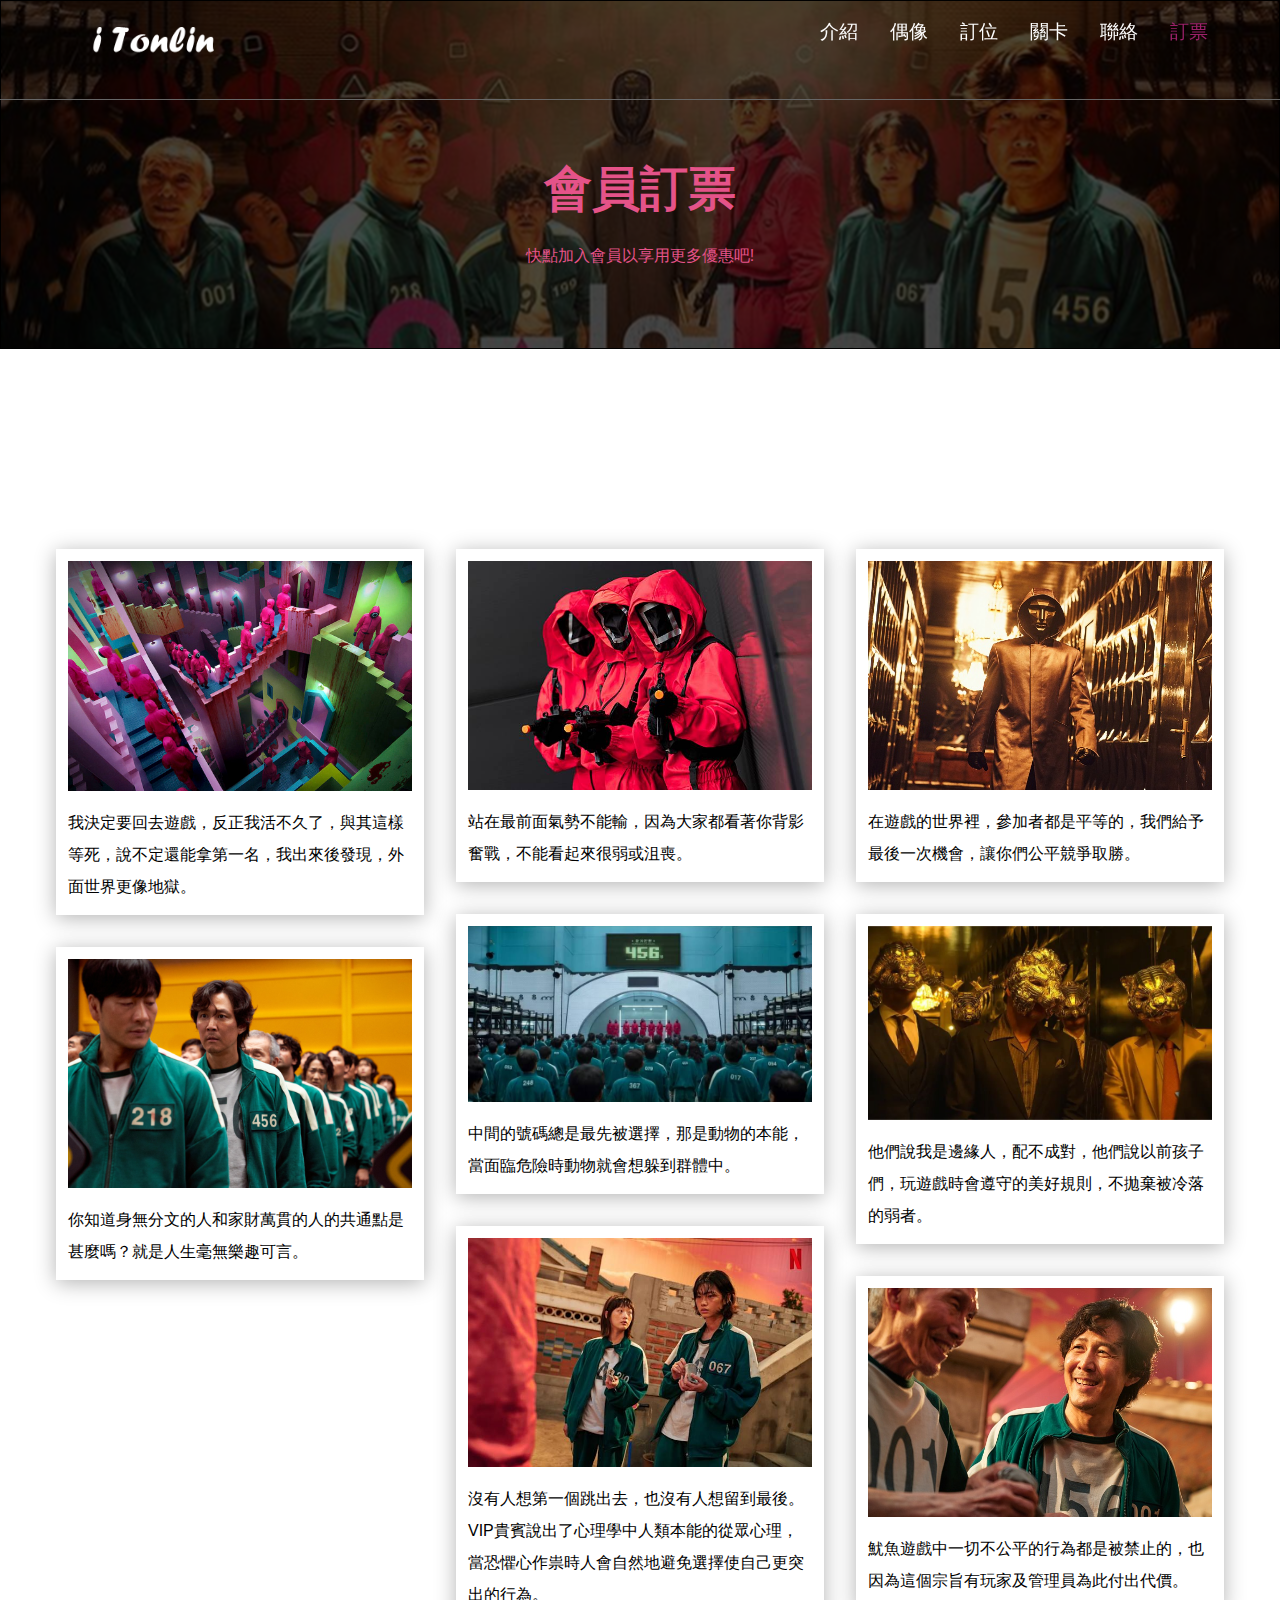
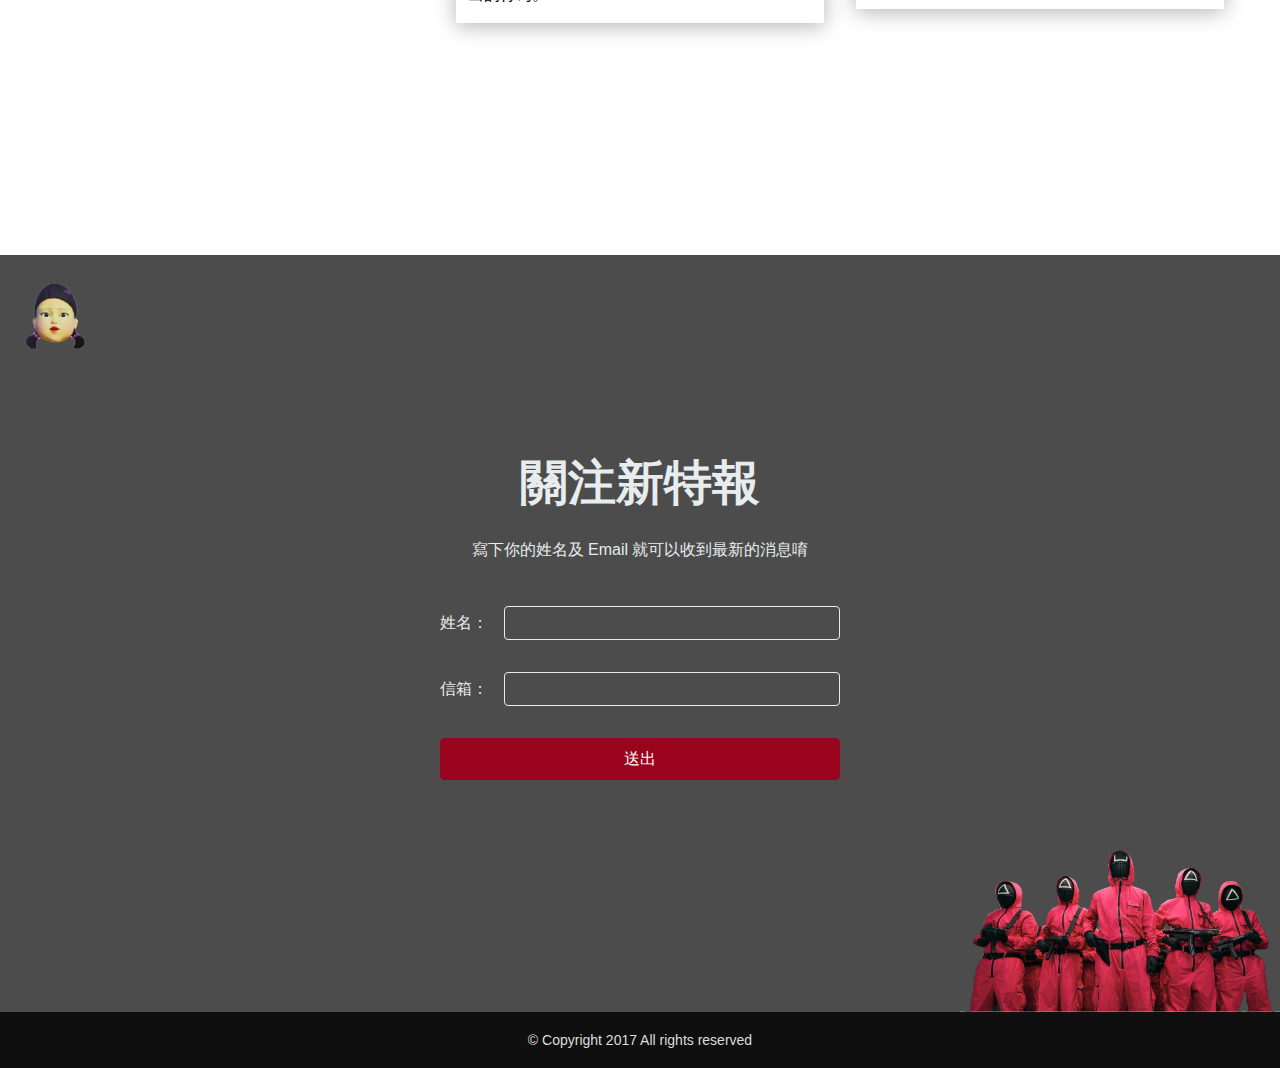
<file: evaluation.html>
<!DOCTYPE html>
<html lang="zh-Hent-TW">
<head>
	<meta charset="UTF-8">
	<meta name="viewport" content="width=device-width, initial-scale=1.0">
	<title>愛統領</title>
	<!-- Normalize -->
	<link rel="stylesheet" href="assets/css/normalize.css">
	<!-- Vendor -->
	<link rel="stylesheet" href="assets/vendor/owlcarousel2/assets/owl.carousel.min.css">
	<link rel="stylesheet" href="assets/vendor/fancybox3/jquery.fancybox.css">
	<!-- <link rel="stylesheet" href="assets/vendor/owlcarousel2/assets/owl.theme.default.min.css"> -->
	<!-- Custom -->
	<link rel="stylesheet" href="assets/css/style.css">
</head>
<body>
	<div class="wrapper">

		<!-- Start header -->
		<header class="header">
			<div class="navbar">
				<div class="container">
					<a href="#!" class="brand">
						<h1>rimoo café</h1>
					</a>
					<ul class="nav js-onePageNav">
						<li class="nav-item">
							<a href="index.html#about" class="nav-link">介紹</a>
						</li>
						<li class="nav-item">
							<a href="index.html#service" class="nav-link">偶像</a>
						</li>
						<li class="nav-item">
							<a href="index.html#reservation" class="nav-link">訂位</a>
						</li>
						<li class="nav-item">
							<a href="index.html#menu" class="nav-link">關卡</a>
						</li>
						<li class="nav-item">
							<a href="index.html#contact" class="nav-link">聯絡</a>
						</li>
						<li class="nav-item active">
							<a href="evaluation.html" class="nav-link">訂票</a>
						</li>
						<!-- <a href="#!" class="close-btn">
							<span></span>
							<span></span>
						</a> -->
					</ul>
					<a href="#!" class="menu-toggle">
						<span></span>
						<span></span>
						<span></span>
					</a>
				</div>
			</div>
		</header>
		<!-- End header -->

		<!-- Start main -->
		<section class="main">
			
			<!-- Start page title -->
			<div class="page-title">
				<div class="mask-dark"></div>
				<div class="section-intro js-fadeInUp">
					<h2 class="title">會員訂票</h2>
					<p class="para">快點加入會員以享用更多優惠吧!</p>
				</div>
			</div>
			<!-- End page title -->

			<!-- Start evaluation -->
			<div class="hero">
				<div class="container">
					<div class="masonry-row">
						<div class="masonry-col">
							<div class="eval-card">
								<img class="image" src="assets/images//evaluation/會員1.jpg" alt="">
								<p class="para">我決定要回去遊戲，反正我活不久了，與其這樣等死，說不定還能拿第一名，我出來後發現，外面世界更像地獄。</p>
							</div>
						</div>
						<div class="masonry-col">
							<div class="eval-card">
								<img class="image" src="assets/images/evaluation/會員2.jpg" alt="">
								<p class="para">站在最前面氣勢不能輸，因為大家都看著你背影奮戰，不能看起來很弱或沮喪。</p>
							</div>
						</div>
						<div class="masonry-col">
							<div class="eval-card">
								<img class="image" src="assets/images/evaluation/會員三.jpg" alt="">
								<p class="para">在遊戲的世界裡，參加者都是平等的，我們給予最後一次機會，讓你們公平競爭取勝。</p>
							</div>
						</div>
						<div class="masonry-col">
							<div class="eval-card">
								<img class="image" src="assets/images/evaluation/會員四.jpeg" alt="">
								<p class="para">他們說我是邊緣人，配不成對，他們說以前孩子們，玩遊戲時會遵守的美好規則，不拋棄被冷落的弱者。</p>
							</div>
						</div>
						<div class="masonry-col">
							<div class="eval-card">
								<img class="image" src="assets/images/evaluation/會員五.jpeg" alt="">
								<p class="para">中間的號碼總是最先被選擇，那是動物的本能，當面臨危險時動物就會想躲到群體中。</p>
							</div>
						</div>
						<div class="masonry-col">
							<div class="eval-card">
								<img class="image" src="assets/images/evaluation/會員6.jpg" alt="">
								<p class="para">你知道身無分文的人和家財萬貫的人的共通點是甚麼嗎？就是人生毫無樂趣可言。</p>
							</div>
						</div>
						<div class="masonry-col">
							<div class="eval-card">
								<img class="image" src="assets/images/evaluation/會員7.jpg" alt="">
								<p class="para">沒有人想第一個跳出去，也沒有人想留到最後。VIP貴賓說出了心理學中人類本能的從眾心理，當恐懼心作祟時人會自然地避免選擇使自己更突出的行為。</p>
							</div>
						</div>
						<div class="masonry-col">
							<div class="eval-card">
								<img class="image" src="assets/images/evaluation/會員8.jpg" alt="">
								<p class="para">魷魚遊戲中一切不公平的行為都是被禁止的，也因為這個宗旨有玩家及管理員為此付出代價。</p>
							</div>
						</div>
					</div>
				</div>
			</div>
			<!-- End evaluation -->
			
		</section>
		<!-- End main -->

		<!-- Start footer -->
		<footer class="footer">
			<div class="mask-dark"></div>
			<div class="hero">
				<img src="assets/images/parallax/娃娃.png" alt="" class="rellax parallax-6" data-rellax-speed="-2">
				<img src="assets/images/parallax/紅衣.png" alt="" class="rellax parallax-7" data-rellax-speed="-2">
				<div class="container">
					<!-- <a href="#!" class="brand"></a>
					<ul class="nav">
						<li class="nav-item">
							<a href="" class="nav-link">關於</a>
						</li>
						<li class="nav-item">
							<a href="" class="nav-link">服務</a>
						</li>
						<li class="nav-item">
							<a href="" class="nav-link">訂位</a>
						</li>
						<li class="nav-item">
							<a href="" class="nav-link">菜單</a>
						</li>
						<li class="nav-item">
							<a href="" class="nav-link">聯絡</a>
						</li>
					</ul> -->
					<div class="section-intro js-fadeInUp">
						<h2 class="title">關注新特報</h2>
						<p class="para">寫下你的姓名及 Email 就可以收到最新的消息唷</p>
					</div>

					<form class="form js-fadeInUp" action="http://www.newsleopard.com/mailverify.htm?x=0000000065862abb01658ae5d37d35b1" target="popupwindow" method="post" onsubmit="window.open('', 'popupwindow', 'yesscrollbars=,width=350,height=115');return true">
						<div class="form__item">
							<label class="form__label" for="name">姓名：</label>
							<input id="name" class="form__input" type="text" name="name">
						</div>
						<div class="form__item">
							<label class="form__label" for="mail">信箱：</label>
							<input id="mail" class="form__input" type="email" name="email">
						</div>
						<div class="form__item">
							<input class="form__submit btn btn-primary btn-lg" type="submit" value="送出">
						</div>
					</form>

				</div>
			</div>
			<div class="copyright">
				<p>© Copyright 2017 All rights reserved</p>
			</div>
		</footer>
		<!-- End footer -->

	</div>
</body>
<!-- JS -->
<!-- lib -->
<script src="assets/vendor/jquery/jquery-3.3.1.min.js"></script>
<!-- vendor -->
<script src="assets/vendor/masonry/masonry.pkgd.min.js"></script>
<!-- custom -->
<script>
	// 導覽列的變化
	// x = $('.navbar').height();
	// console.log(x);
	// 抓取視窗偵測滾動事件
	$(window).scroll(function(){
		scrolledPx = $(this).scrollTop(); //抓取滾動距離
		if(scrolledPx >= 80){ //條件判斷 "如果滾動距離大於200px"
			$('.navbar').addClass('active'); //加上 active class
		}else{
			$('.navbar').removeClass('active'); //移除 active class
		}
	})

	// 彈跳選單 or 下拉選單
	$('.menu-toggle').on('click', function(){
		$(this).toggleClass('active');
		$('.navbar .nav').toggleClass('active');
	})
	$('.nav-link').on('click', function(){
		$('.menu-toggle').removeClass('active');
		$('.navbar .nav').removeClass('active');
	})

	// Masonry
	$('.masonry-row').masonry({
		itemSelector: '.masonry-col'
	});

</script>

</html>
</file>
<file: assets/css/style.css>
/**
 * Page name
 * Copyright 2017
 * Author
 * Licensed 
 */
/*------------------------------------*\
    Content
\*------------------------------------*/
/**
 * Content............You're reading it!
 * Globel...............Set common style
 * Layout...........Set grid
 * Components...........Set components styles
 */
 
 
/*------------------------------------*\
    Globel
\*------------------------------------*/
*{
	box-sizing: border-box;
	position: relative;
}
html,body{
	font-family: '華康中黑體', arial;
}
h1,h2,h3,h4,h5,h6,p{
	padding: 0;
	margin: 0;
}
ul{
	list-style: none;
	margin: 0;
	padding: 0;
}
a{
	text-decoration: none;
	color: #1d3557;
	outline: none;
}

/*------------------------------------*\
    Layout
\*------------------------------------*/
.container{
	max-width: 1200px;
	margin: 0 auto;
	/*border: 1px solid #ccc;*/
	height: 100%;
	padding-right: 16px;
	padding-left: 16px;
}
.row{
	margin-left: -16px;
	margin-right: -16px;
}
.row:after{
	content: '';
	display: block;
	clear: both;
}
.col-lg-6,.col-lg-4,.col-lg-3,
.col-md-6,.col-md-12,
.col-sm-12{
	float: left;
	/*border: 1px solid red;*/
	padding-left: 16px;
	padding-right: 16px;
}
.col-lg-6{
	width: 50%;
}
.col-lg-4{
	width: 33.3333333%;
}
.col-lg-3{
	width: 25%;
}
@media (max-width: 768px){
	.col-md-6{
		width: 50%;
	}
	.col-md-12{
		width: 100%;
	}
}
@media (max-width: 576px){
	.col-sm-12{
		width: 100%;
	}
}
/*------------------------------------*\
    Components
\*------------------------------------*/

/* btn */
.btn{
	display: inline-block;
	font-size: 16px;
	line-height: 24px;
	padding: 4px 16px;
	border: 1px solid #fff;
	color: #fff;
	border-radius: 4px;
	transition: all 0.3s;
	cursor: pointer;
	outline: none;
}
/* 大小設定 */
.btn.btn-lg{
	padding: 8px 32px;
}
/* 主要按鈕 */
.btn.btn-primary{
	background-color: #9a031e;
	border: 1px solid #9a031e;
	color: #fefefe;
}
.btn.btn-primary:hover{
	background-color: #9a031e;
	border: 1px solid #9a031e;
}
/* 次要按鈕 */
.btn.btn-secondary{
	border: 1px solid #2a7f62;
	color: #2a7f62;
}
.btn.btn-secondary:hover{
	background-color: #2a7f62;
	color: #fefefe;
}
.btn-group-center{
	text-align: center;
}
.btn-group-center .btn{
	margin-left: 12px;
	margin-right: 12px;
}
.btn-group-right{
	text-align: right;
}
.btn-group-right .btn{
	margin-left: 24px;
}
@media (max-width: 576px){
	.btn-group-center{
		display: flex;
		flex-direction: column;
		width: 240px;
		margin: 0 auto;
	}
	.btn-group-center .btn{
		margin-bottom: 24px;
	}
	.btn-group-center .btn:last-child{
		margin-bottom: 0;
	}
}

/* image-container */
.image-container{
	width: 100%;
}
.image-container:before{
	content: '';
	display: block;
	width: 100%;
	padding-top: 75%;
}
.image-container .image{
	position: absolute;
	top: 0;
	left: 0;
	width: 100%;
	height: 100%;
	background-position: center;
	background-size: cover;
	background-repeat: no-repeat;
}

/* navbar */
.navbar{
	height: 100px;
	/*background-color: rgba(0,0,0,0.8);*/
	border-bottom: 1px solid #666;
	position: fixed;
	top: 0;
	left: 0;
	z-index: 500;
	width: 100%;
	transition: all 0.3s;
}
.navbar.active{
	height: 64px;
	border-bottom: 0px;
	background-color: rgb(229 83 137);
}
.navbar .brand{
	display: inline-block;
	width: 200px;
	height: 80px;
	background-image: url('../images/common/左上LOGO.png');
	background-size: contain;
	background-position: center;
	background-repeat: no-repeat;

	text-indent: 100%;
	white-space: nowrap;
	overflow: hidden;
	transition: all 0.3s;
}
.navbar.active .brand{
	width: 160px;
	height: 64px;
}
.navbar .nav{
	float: right;
}
.navbar .nav .nav-item{
	float: left;
	font-size: 19px;
}
.navbar .nav .nav-link{
	color: #fefefe;
	display: block;
	line-height: 24px;
	padding: 20px 16px;
	transition: all 0.3s;
}
.navbar .nav .nav-link:hover,
.navbar .nav .nav-item.active .nav-link{
	color: #9b216a;
}
@media (max-width: 768px){
	.navbar .nav{
		position: fixed;
		top: 0;
		left: 0;
		width: 100%;
		height: 100%;
		background-color: #000;
		z-index: 500;

		display: flex;
		justify-content: center;
		flex-direction: column;
		
		opacity: 0;
		visibility: hidden;
		transition: all 0.3s;
	}
	.navbar .nav.active{
		opacity: 1;
		visibility: visible;
	}
	.navbar .nav .nav-item{
		float: none;
	}
	.navbar .nav .nav-item .nav-link{
		width: 100%;
		padding: 12px 16px;
		text-align: center;
	}
}

/* menu-toggle */
.menu-toggle{
	width: 48px;
	height: 48px;
	float: right;
	margin-top: 8px;
	padding: 12px 8px;
	display: none;
	z-index: 600;
}
@media (max-width: 768px){
	.menu-toggle{
		display: block;
	}
}
.menu-toggle span{
	width: 32px;
	height: 2px;
	display: block;
	background-color: #d5a26f;
	/*margin-bottom: 8px;*/
	position: absolute;
	left: 50%;
	transform: translate(-50%,0);
	transition: all 0.3s;
}
.menu-toggle span:nth-child(1){
	top: 12px;
}
.menu-toggle.active span:nth-child(1){
	top: 50%;
	transform: translate(-50%,-50%) rotate(45deg);
}
.menu-toggle span:nth-child(2){
	top: 22px;
}
.menu-toggle.active span:nth-child(2){
	opacity: 0;
}
.menu-toggle span:nth-child(3){
	top: 32px;
}
.menu-toggle.active span:nth-child(3){
	top: 50%;
	transform: translate(-50%,-50%) rotate(-45deg);
}


/* close-btn */
.close-btn{
	width: 48px;
	height: 48px;
	position: absolute;
	right: 16px;
	top: 8px;
	display: none;
}
@media (max-width: 768px){
	.close-btn{
		display: block;
	}
}
.close-btn span{
	width: 40px;
	height: 2px;
	background-color: #2a7f62;
	display: block;
	position: absolute;
	top: 50%;
	left: 50%;
	transform: translate(-50%,-50%);
}
.close-btn span:nth-child(1){
	transform: translate(-50%,-50%) rotate(45deg);
}
.close-btn span:nth-child(2){
	transform: translate(-50%,-50%) rotate(-45deg);
}

/* hero */
.hero{
	padding-top: 200px;
	padding-bottom: 200px;
}
@media (max-width: 768px){
	.hero{
		padding-top: 80px;
		padding-bottom: 80px;
	}
}
.hero.hero-bg-white{
	background-color: #2a7f62;
}
.hero.hero-bg-grey{
	background-color: #efefef;
}

/* jumbotron */
.jumbotron{
	border: 1px solid #000;
	padding-top: 184px;
	padding-bottom: 120px;
	/*background-image: url('../images/bg/bg001.jpg');*/
	background-position: center;
	background-size: cover;
	background-attachment: fixed;
}
.jumbotron .mask-dark{
	background-color: rgba(0,0,0,0.2);
}
.jumbotron .logo-image{
	width: 320px;
	height: 320px;
	background-image: url('../images/common/正面LOGO.png');
	background-position: center;
	background-size: contain;
	background-repeat: no-repeat;
	margin: 0 auto;
}
@media (max-width: 768px){
	.jumbotron{
		padding-top: 144px;
		padding-bottom: 80px;
	}
	.jumbotron .logo-image{
		width: 200px;
		height: 200px;
	}
}

/* mask */
.mask-dark{
	position: absolute;
	width: 100%;
	height: 100%;
	left: 0;
	top: 0;
	background-color: rgba(0,0,0,0.7);
}

/* about-preview */
@media (max-width: 768px){
	.about-preview{
		margin-bottom: 48px;
	}
}
.about-preview .title{
	font-size: 32px;
	color: #333;
	margin-bottom: 24px;
	margin-top: 80px;
}
.about-preview .title{
	color: #9a031e;
}

@media (max-width: 992px){
	.about-preview .title{
		margin-top: 0;
	}
}
.about-preview .para{
	font-size: 16px;
	line-height: 32px;
	color: #1d3557;
	margin-bottom: 24px;
}

/* section-intro */
.section-intro{
	text-align: center;
	margin-bottom: 40px;
}
.section-intro .title{
	font-size: 48px;
	color: #1d3557;
	margin-bottom: 24px;
}
.section-intro .para{
	font-size: 16px;
	line-height: 32px;
	color: #1d3557;
}
@media (max-width: 768px){
	.section-intro .title{
		font-size: 32px;
	}
}

/* service-item */
@media (max-width: 768px){
	.service-item{
		margin-bottom: 48px;
	}
	.service-group [class^="col-"]:last-child .service-item{
		margin-bottom: 0;
	}
}
.service-item .preview{
	padding-top: 16px;
}
.service-item .title{
	font-size: 24px;
	color: #333;
	margin-bottom: 8px;

	white-space: nowrap;
	overflow: hidden;
	text-overflow: ellipsis;
}
.service-item .subtitle{
	font-size: 14px;
	color: #ffd952;
	margin-bottom: 16px;
}
.service-item .para{
	color: #333;
	font-size: 16px;
	line-height: 24px;
	margin-bottom: 24px;

	/*border: 1px solid #000;*/
	height: 72px;
	overflow: hidden;
}

/* reservation */
.reservation{
	background-image: url('../images/bg/bg002.jpg');
	background-position: center;
	background-size: cover;
	background-attachment: fixed;
}
.reservation .section-intro .title,
.reservation .section-intro .para{
	color: #fefefe;
}

/* menu-list */
.menu-list{
	margin-bottom: 64px;
}
.menu-list:last-child{
	margin-bottom: 0;
}
.menu-list .title-bar{
	/*border: 1px solid #000;*/
	margin-bottom: 24px;
}
.menu-list .title-bar:after{
	content: '';
	display: block;
	clear: both;
}
.menu-list .title-bar .title{
	font-size: 24px;
	line-height: 40px;
	color: #2a7f62;
	float: left;
	padding-left: 16px;
}
.menu-list .title-bar .title:before{
	content: '';
	display: inline-block;
	width: 4px;
	height: 24px;
	background-color: #2a7f62;
	
	position: absolute;
	left: 0;
	top: 50%;
	transform: translate(0,-50%);
}
.menu-list .title-bar .btn{
	padding-top: 8px;
	padding-bottom: 8px;
	float: right;
}
.menu-list .list-item .image-container{
	margin-bottom: 16px;
}
.menu-list .list-item .image-container:before{
	padding-top: 100%;
}
.menu-list .list-item .title{
	font-size: 18px;
	color: #333;
	line-height: 24px;
	margin-bottom: 8px;
}
.menu-list .list-item .subtitle{
	font-size: 14px;
	color: #2a7f62;
}
@media (max-width: 768px){
	.menu-list .list-item{
		/*margin-bottom: 48px;*/
	}
}

/* owl-carousel */
.owl-theme .owl-dots{
	display: flex;
	justify-content: center;
	margin-top: 24px;
}
@media (max-width: 768px){
	.owl-theme .owl-dots{
		margin-bottom: 24px;
	}
}
.owl-theme button.owl-dot{
	display: inline-block;
	vertical-align: top;
	width: 15px;
	height: 15px;
	border-radius: 50%;
	background-color: #ccc;
	outline: none;
	margin: 0 4px;
}
.owl-theme button.owl-dot.active{
	background-color: #2a7f62;
}
.owl-theme .owl-nav{
	position: absolute;
	top: calc((100% - 106px) / 2);
	width: 100%;
}
.owl-theme .owl-nav button.owl-prev,
.owl-theme .owl-nav button.owl-next{
	width: 40px;
	height: 40px;
	border-radius: 50%;
	background-color: #2a7f62;
	outline: none;
	color: #fff;
	box-shadow: 0 3px 5px rgba(0,0,0,0.5);
	position: absolute;
	transform: translate(0,-50%);
	top: 0;
	opacity: 0.5;
	transition: all 0.3s;
}
.owl-theme:hover .owl-nav button.owl-prev,
.owl-theme:hover .owl-nav button.owl-next{
	opacity: 1;
}
@media (max-width: 768px){
	.owl-theme .owl-nav button.owl-prev,
	.owl-theme .owl-nav button.owl-next{
		opacity: 1;
	}
}
.owl-theme .owl-nav button.owl-prev{
	left: -16px;
}
.owl-theme .owl-nav button.owl-next{
	right: -16px;
}



/* contact */
.contact-info{
	padding-top: 40px;
}
.contact-info .info-item{
	margin-bottom: 24px;
}
.contact-info .info-item .title{
	color: #0a9396;
	margin-bottom: 16px;
}
.contact-info .info-item .title span{
	display: inline-block;
	border-bottom: 2px solid #0a9396;
	line-height: 36px;
}
.contact-info .info-item .info{
	line-height: 32px;
}
.map-container{
	width: 100%;
	padding-top: 75%;
}
.map-container iframe{
	position: absolute;
	top: 0;
	left: 0;
}

/* footer */
.footer{
	background-image: url('../images/bg/魷魚.jpg');
	background-position: center;
	background-size: cover;
	background-attachment: fixed;
}
.footer .brand{
	width: 240px;
	height: 240px;
	display: block;
	margin: 0 auto;
	background-image: url('../images/common/logo-w.png');
	background-position: center;
	background-size: contain;
}
@media (max-width: 768px){
	.footer .brand{
		width: 200px;
		height: 200px;
	}
}
.footer .nav{
	display: flex;
	justify-content: center;
}
.footer .nav .nav-link{
	display: block;
	color: #fefefe;
	padding: 24px;
	line-height: 24px;
	transition: all 0.3s;
}
@media (max-width: 768px){
	.footer .nav .nav-link{
		padding: 24px 8px;
	}
}
.footer .nav .nav-link:hover{
	color: #d5a26f;
}
.footer .copyright{
	background-color: rgba(0,0,0,0.8);
	color: #ddd;
	text-align: center;
	line-height: 24px;
	padding: 16px 0;
	font-size: 14px;
}
.footer .section-intro .title,
.footer .section-intro .para{
	color: #e7ecef;
}

/* form */
.form{
	max-width: 400px;
	margin: 0 auto;
}
.form__item{
	display: flex;
	margin-bottom: 32px;
	align-items: center;
}
.form__label{
	color: #e7ecef;
	margin-right: 16px;
}
.form__input{
	display: inline-block;
	flex: 1;
	border: 1px solid #e7ecef;
	line-height: 32px;
	background-color: transparent;
	color: #fff;
	border-radius: 4px;
	padding: 0 8px;
	outline: none;
}
.form__input:focus{
	border: 1px solid #9a031e;
}
.form__submit{
	flex: 1;
}

/* hidden */
.desktop-hidden{
	display: none;
}
@media (max-width: 768px){
	.desktop-hidden{
		display: block;
	}
	.mobile-hidden{
		display: none;
	}
}

/* parallax */
.rellax{
	position: absolute;
}
@media (max-width: 1024px){
	.rellax{
		display: none;
	}
}
.parallax-1{
	width: 30%;
	right: 0;
	top: -20%;
}
.parallax-2{
	width: 20%;
	left: 0;
	top: -20%;
}
.parallax-3{
	width: 25%;
	right: 0;
	top: -25%;
}
.parallax-4{
	width: 30%;
	left: 0;
	top: 0%;
}
.parallax-5{
	width: 22%;
	right: 0;
	top: -15%;
}
.parallax-6{
	width: 30%;
	left: -10%;
	top: -15%;
}
.parallax-7{
	width: 25%;
	right: 0%;
	bottom: 0%;
}

/* evaluation page */

/* page title */
.page-title{
	padding-top: 160px;
	padding-bottom: 76px;
	border: 1px solid #000;
	background-image: url('../images/bg/bg001.jpg');
	background-size: cover;
	background-position: center;
	background-repeat: no-repeat;
}
.page-title .section-intro{
	margin-bottom: 0;
}
.page-title .section-intro .title,
.page-title .section-intro .para{
	color: #e55389;
}

/* eval card */
.eval-card{
	padding: 12px;
	box-shadow: 0 3px 20px rgba(0,0,0,0.3);
	margin-bottom: 32px;
}
.eval-card .image{
	display: block;
	width: 100%;
	margin-bottom: 16px;
}
.eval-card .para{
	line-height: 32px;
	font-size: 16px;
}

.masonry-row{
	margin-left: -16px;
	margin-right: -16px;
}
.masonry-col{
	padding-left: 16px;
	padding-right: 16px;
	width: 33.333333%;
}
@media (max-width: 768px){
	.masonry-col{
		width: 50%;
	}
}
@media (max-width: 576px){
	.masonry-col{
		width: 100%;
	}
}
</file>
